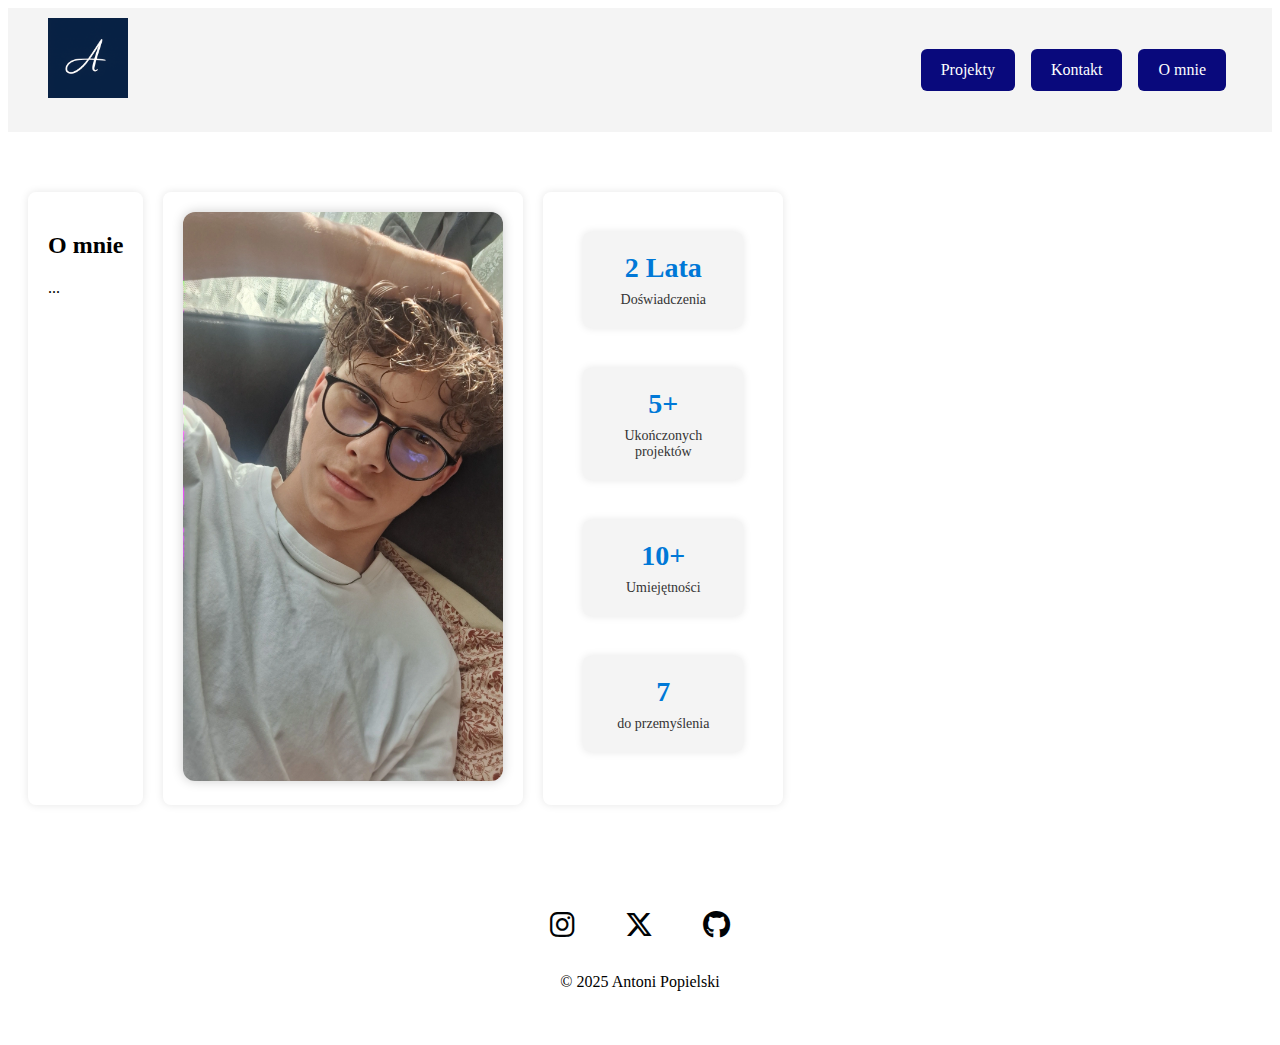
<file: index.html>
<!DOCTYPE html>
<html lang="en">
<head>
    <!-- Google tag (gtag.js) -->
<script async src="https://www.googletagmanager.com/gtag/js?id=G-8XLFEY77GJ"></script>
<script>
  window.dataLayer = window.dataLayer || [];
  function gtag(){dataLayer.push(arguments);}
  gtag('js', new Date());

  gtag('config', 'G-8XLFEY77GJ');
</script>
    <meta charset="UTF-8">
    <meta name="viewport" content="width=device-width, initial-scale=1.0">
    <link rel="stylesheet" href="style.css">
    <link rel="stylesheet" href="https://cdnjs.cloudflare.com/ajax/libs/font-awesome/6.5.0/css/all.min.css">
    <title>Document</title>
</head>
<body> 
    <header>
        <a href="index.html"><img class="logo" src="images/logo strony.png " alt="logo"></a>
        <nav>
            <a href="projects.html" class="button-nav">Projekty</a>
            <a href="#footer" class="button-nav" >Kontakt</a>
            <a href="" class="button-nav">O mnie</a>
        </nav>
    </header>
    <main class="container">
        <section class="left">
            <h2>O mnie</h2>
            <p>...</p>
        </section>

        <section class="center">
            <img src="/images/ja.webp" alt="Moje zdjęcie">
        </section>

        <section class="right">
            <div class="stats">
                <div class="stat" >
                    <span class="number">2 Lata</span>
                    <p>Doświadczenia</p>
                </div>
                <div class="stat">
                    <span class="number">5+</span>
                    <p>Ukończonych projektów</p>
                </div>
                <div class="stat">
                    <span class="number">10+</span>
                    <p>Umiejętności</p>
                </div>
                <div class="stat">
                    <span class="number">7</span>
                    <p>do przemyślenia</p>

                </div>
            </div>
        </section>
    </main>    
    <footer id="footer">
          <div class="footer-inner">
            <nav class="social-links" aria-label="Social media">
                <a href="https://www.instagram.com/antek_popielski/" target="_blank" rel="noopener" aria-label="Instagram">
                    <i class="fa-brands fa-instagram"></i>
                </a>
                <a href="https://x.com/Antek96202908" target="_blank" rel="noopener" aria-label="X (Twitter)">
                    <i class="fa-brands fa-x-twitter"></i>
                </a>
                </a>
                <a href="https://github.com/Antek370" target="_blank" rel="noopener" aria-label="GitHub">
                    <i class="fa-brands fa-github"></i>
                </a>
            </nav>
            <p class="footer-copy">© 2025 Antoni Popielski</p>
        </div>
    </footer>
</body>

</html>
</file>
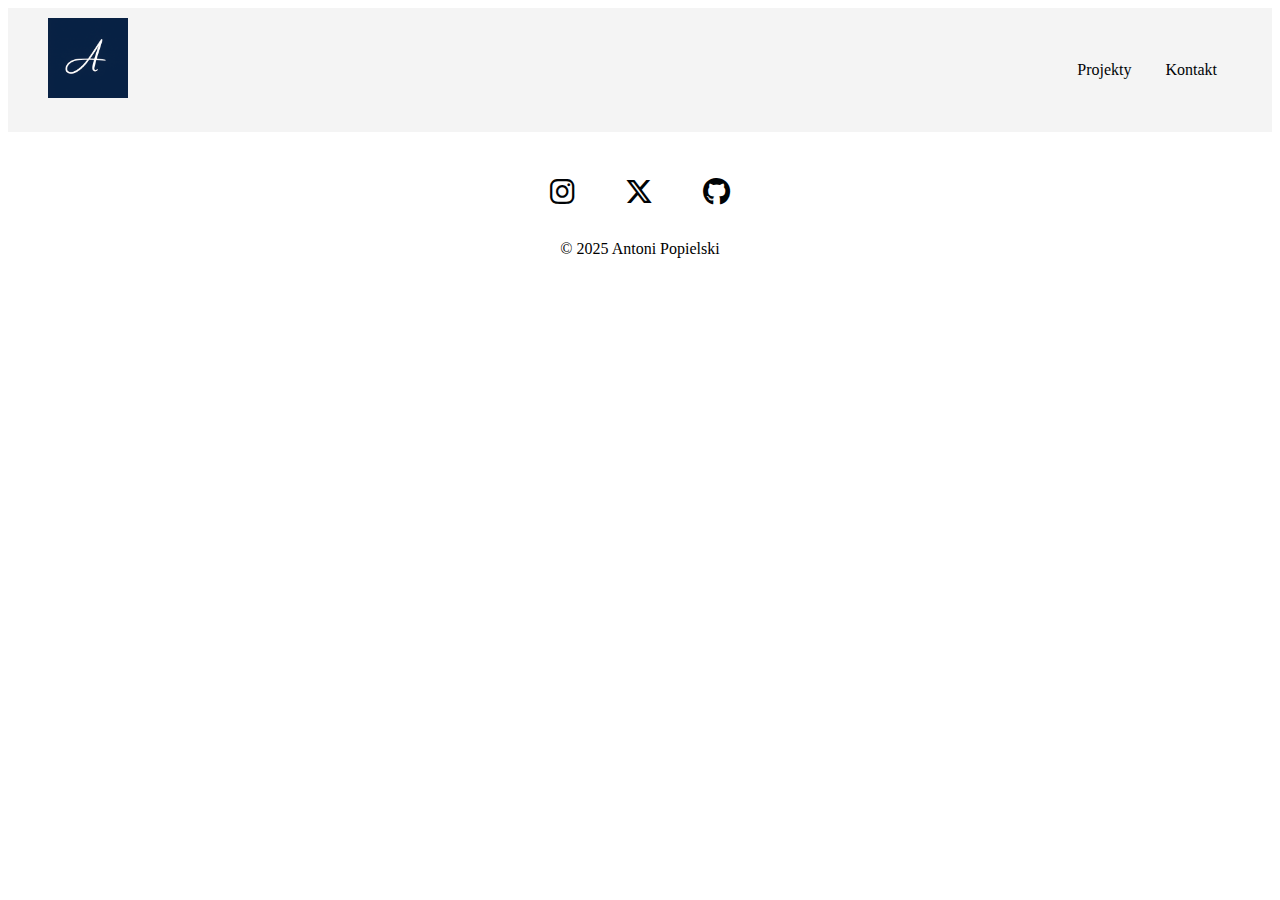
<file: projects.html>
<!DOCTYPE html>
<html lang="en">
<head>
    <meta charset="UTF-8">
    <meta name="viewport" content="width=device-width, initial-scale=1.0">
    <link rel="stylesheet" href="style_projects.css">
    <link rel="stylesheet" href="https://cdnjs.cloudflare.com/ajax/libs/font-awesome/6.5.0/css/all.min.css">
    <title>Document</title>
</head>
<body> 
    <header>
        <a href="index.html"><img class="logo" src="images/logo strony.png " alt="logo"></a>
        <nav>
            <a href="projects.html">Projekty</a>
            <a href="#footer">Kontakt</a>
        </nav>
    </header>
    <main>
        
    </main>
    <footer>
          <div class="footer-inner">
            <nav class="social-links" aria-label="Social media">
                <a href="https://www.instagram.com/antek_popielski/" target="_blank" rel="noopener" aria-label="Instagram">
                    <i class="fa-brands fa-instagram"></i>
                </a>
                <a href="https://x.com/Antek96202908" target="_blank" rel="noopener" aria-label="X (Twitter)">
                    <i class="fa-brands fa-x-twitter"></i>
                </a>
                </a>
                <a href="https://github.com/Antek370" target="_blank" rel="noopener" aria-label="GitHub">
                    <i class="fa-brands fa-github"></i>
                </a>
            </nav>
            <p class="footer-copy">© 2025 Antoni Popielski</p>
        </div>
    </footer>
</body>
</html>
</file>
<file: style.css>
header {
  display: flex;                 /* logo i menu w jednej linii */
  justify-content: space-between;/* logo po lewej, menu po prawej */
  align-items: center;           /* wyśrodkowanie w pionie */
  padding: 20px 40px;
  background: #f4f4f4;
  position: relative;            /* żeby logo mogło wystawać */
}

/* Logo */
.logo {
  width: 80px;
  height: auto;
  position: relative; /* przewija się razem ze stroną */
  top: -10px;         /* lekko wystaje ponad header */
}

/* Menu */
.menu ul {
  list-style: none;
  display: flex;
  gap: 30px;          /* odstępy między zakładkami */
  margin: 0;
  padding: 0;
}

.menu a {
  text-decoration: none;
  color: #222;
  font-weight: 500;
  transition: color 0.2s ease;
}

.menu a:hover {
  color: #0078d7;     /* zmiana koloru po najechaniu */
}

nav>a {
    color: rgb(0, 3, 5);
    padding: 15px 15px;
    text-decoration: none;
}

.button-nav{
  display: inline-block;
  color: white;
  background-color: rgb(9, 9, 124);
  text-decoration: none;
  padding: 12px 20px;
  margin: 6px;
  border-radius: 6px;
}
.container {
  display: inline-flex;
  width: 2vw 2vw 1vw;
  gap: 20px;
  /* trzeba posprawdzac wysokosci */
  margin: 40px auto;
  padding: 20px;
}

.container section {
  background: #fff;
  padding: 20px;
  border-radius: 8px;
  box-shadow: 0 0 8px rgba(0,0,0,0.1);
}


.container .center img {
  max-width: 320px;
  height: auto;
  border-radius: 12px;
  box-shadow: 0 0 12px rgba(0,0,0,0.2);
  transition: transform 0.3s ease;
}

/* Kontener na zakładki */
.stats {
  display: flex;
  flex-direction: column; /* pionowo */
  align-items: center;    /* wyśrodkowanie w kolumnie */
}

/* Pojedyncza zakładka */
.stat {
  background: #f4f4f4;
  border-radius: 8px;
  margin:20px ;
  padding: 20px;
  width: 120px;
  text-align: center;
  box-shadow: 0 0 8px rgba(0,0,0,0.1);
  transition: transform 0.2s ease;
  position: relative;
  cursor: pointer;
}

.stat:hover {
  transform: scale(1.05);
}

/* Liczba */
.stat .number {
  font-size: 28px;
  font-weight: bold;
  color: #0078d7; /* niebieski akcent */
  display: block;
  margin-bottom: 8px;
}

/* Opis */
.stat p {
  margin: 0;
  font-size: 14px;
  color: #333;
}

.container .center img:hover {
  transform: scale(1.05);
}

footer {
  background: #ffffff;          
  color: rgb(0, 0, 0);              
  padding: 30px 20px;
  text-align: center;        
}

footer .social-links {
  display: flex;
  justify-content: center;   
  gap: 20px;                 
}

footer .social-links a {
  font-size: 28px;
  text-decoration: none;
  transition: transform 0.2s ease, color 0.2s ease;
}

footer .social-links a:hover {
  transform: scale(1.2);
  opacity: 0.8;
}
</file>
<file: style_projects.css>
header {
  display: flex;                 /* logo i menu w jednej linii */
  justify-content: space-between;/* logo po lewej, menu po prawej */
  align-items: center;           /* wyśrodkowanie w pionie */
  padding: 20px 40px;
  background: #f4f4f4;
  position: relative;            /* żeby logo mogło wystawać */
}

/* Logo */
.logo {
  width: 80px;
  height: auto;
  position: relative; /* przewija się razem ze stroną */
  top: -10px;         /* lekko wystaje ponad header */
}

/* Menu */
.menu ul {
  list-style: none;
  display: flex;
  gap: 30px;          /* odstępy między zakładkami */
  margin: 0;
  padding: 0;
}

.menu a {
  text-decoration: none;
  color: #222;
  font-weight: 500;
  transition: color 0.2s ease;
}

.menu a:hover {
  color: #0078d7;     /* zmiana koloru po najechaniu */
}

nav>a {
    color: rgb(0, 3, 5);
    padding: 15px 15px;
    text-decoration: none;
}
footer {
  background: #ffffff;          
  color: rgb(0, 0, 0);              
  padding: 30px 20px;
  text-align: center;        
}

footer .social-links {
  display: flex;
  justify-content: center;   
  gap: 20px;                 
}

footer .social-links a {
  font-size: 28px;
  text-decoration: none;
  transition: transform 0.2s ease, color 0.2s ease;
}

footer .social-links a:hover {
  transform: scale(1.2);
  opacity: 0.8;
}
</file>
